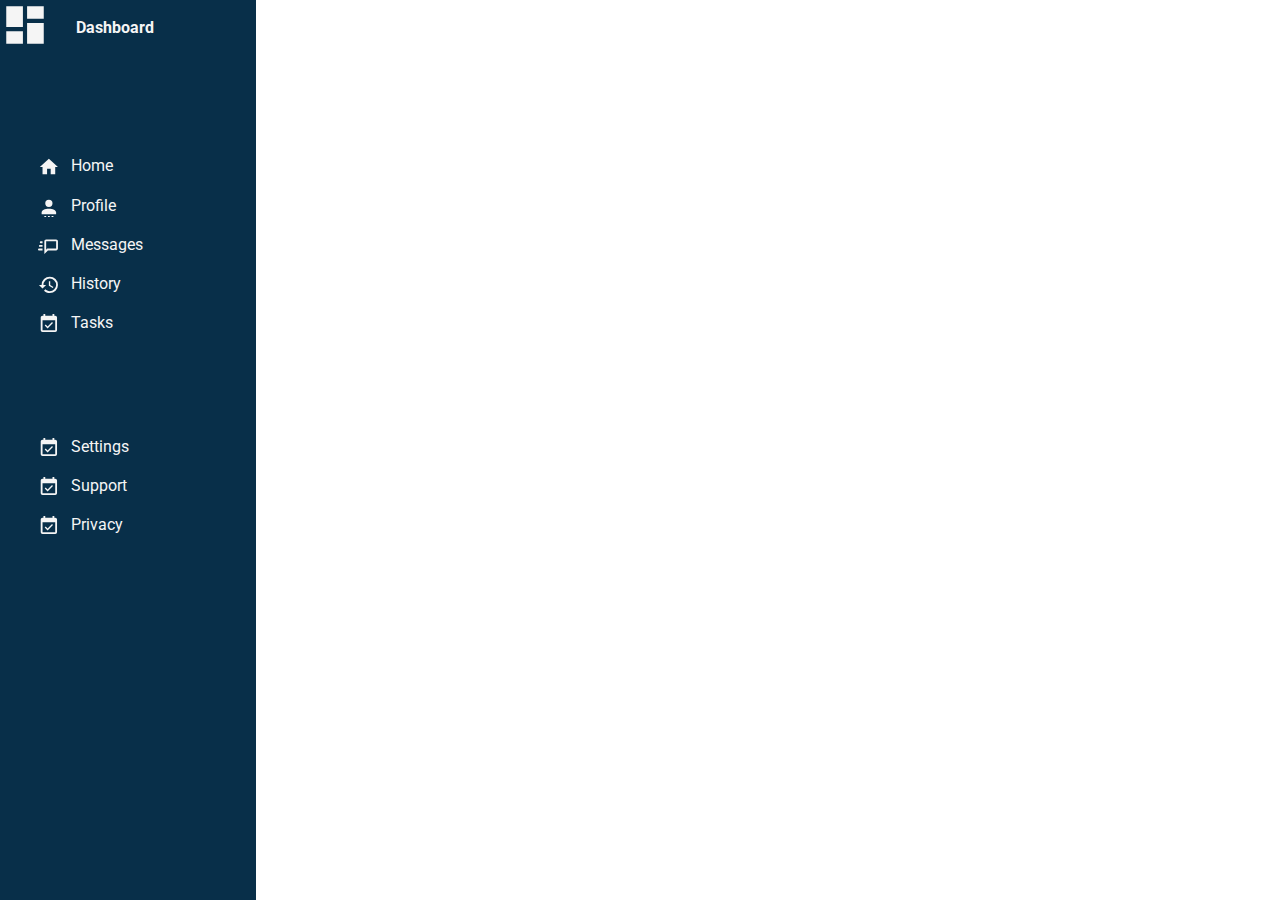
<file: index.html>
<!DOCTYPE html>
<html lang="en">
<head>
    <link rel="stylesheet" href="style.css">
    <meta charset="UTF-8">
    <meta name="viewport" content="width=device-width, initial-scale=1.0">
    <title>Dashboard</title>
</head>
<body>
<div class="container">
    <div class="sidebar">
        <div class="sidebar-logo">
            <div class="sidebar-logo-icon">
                <svg xmlns="http://www.w3.org/2000/svg" viewBox="0 0 24 24" height="50px" width="50px"><title>view-dashboard</title><path d="M13,3V9H21V3M13,21H21V11H13M3,21H11V15H3M3,13H11V3H3V13Z" /></svg>
            </div>
            <div class="sidebar-logo-text">
                <h4>Dashboard</h4>
            </div>
        </div>
        <div class="sidebar-top-menu">
            <ul>
                <li class="sidebar-menu-item">
                    <svg xmlns="http://www.w3.org/2000/svg" viewBox="0 0 24 24" height="10%" width="10%"><title>home</title><path d="M10,20V14H14V20H19V12H22L12,3L2,12H5V20H10Z" /></svg>
                    <p>Home</p>
                </li>
                <li class="sidebar-menu-item">
                    <svg xmlns="http://www.w3.org/2000/svg" viewBox="0 0 24 24" height="10%" width="10%"><title>account-settings</title><path d="M12,4A4,4 0 0,1 16,8A4,4 0 0,1 12,12A4,4 0 0,1 8,8A4,4 0 0,1 12,4M12,14C16.42,14 20,15.79 20,18V20H4V18C4,15.79 7.58,14 12,14M7,22H9V24H7V22M11,22H13V24H11V22M15,22H17V24H15V22Z" /></svg>
                    <p>Profile</p>
                </li>
                <li class="sidebar-menu-item">
                    <svg xmlns="http://www.w3.org/2000/svg" viewBox="0 0 24 24" height="10%" width="10%"><title>message-fast-outline</title><path d="M20 5H9C7.9 5 7 5.9 7 7V21L11 17H20C21.1 17 22 16.1 22 15V7C22 5.9 21.1 5 20 5M20 15H10.2L9 16.2V7H20V15M3 7C2.4 7 2 7.4 2 8S2.4 9 3 9H5V7H3M2 11C1.4 11 1 11.4 1 12S1.4 13 2 13H5V11H2M1 15C.4 15 0 15.4 0 16C0 16.6 .4 17 1 17H5V15H1Z" /></svg>
                    <p>Messages</p>
                </li>
                <li class="sidebar-menu-item">
                    <svg xmlns="http://www.w3.org/2000/svg" viewBox="0 0 24 24" height="10%" width="10%"><title>history</title><path d="M13.5,8H12V13L16.28,15.54L17,14.33L13.5,12.25V8M13,3A9,9 0 0,0 4,12H1L4.96,16.03L9,12H6A7,7 0 0,1 13,5A7,7 0 0,1 20,12A7,7 0 0,1 13,19C11.07,19 9.32,18.21 8.06,16.94L6.64,18.36C8.27,20 10.5,21 13,21A9,9 0 0,0 22,12A9,9 0 0,0 13,3" /></svg>
                    <p>History</p>
                </li>
                <li class="sidebar-menu-item">
                    <svg xmlns="http://www.w3.org/2000/svg" viewBox="0 0 24 24" height="10%" width="10%"><title>calendar-check</title><path d="M19,19H5V8H19M19,3H18V1H16V3H8V1H6V3H5C3.89,3 3,3.9 3,5V19A2,2 0 0,0 5,21H19A2,2 0 0,0 21,19V5A2,2 0 0,0 19,3M16.53,11.06L15.47,10L10.59,14.88L8.47,12.76L7.41,13.82L10.59,17L16.53,11.06Z" /></svg>
                    <p>Tasks</p>
                </li>
            </ul>
        </div>
        <div class="sidebar-bottom-menu">
            <ul>
                <li class="sidebar-menu-item">
                    <svg xmlns="http://www.w3.org/2000/svg" viewBox="0 0 24 24" height="10%" width="10%"><title>calendar-check</title><path d="M19,19H5V8H19M19,3H18V1H16V3H8V1H6V3H5C3.89,3 3,3.9 3,5V19A2,2 0 0,0 5,21H19A2,2 0 0,0 21,19V5A2,2 0 0,0 19,3M16.53,11.06L15.47,10L10.59,14.88L8.47,12.76L7.41,13.82L10.59,17L16.53,11.06Z" /></svg>
                    <p>Settings</p>
                </li>
                <li class="sidebar-menu-item">
                    <svg xmlns="http://www.w3.org/2000/svg" viewBox="0 0 24 24" height="10%" width="10%"><title>calendar-check</title><path d="M19,19H5V8H19M19,3H18V1H16V3H8V1H6V3H5C3.89,3 3,3.9 3,5V19A2,2 0 0,0 5,21H19A2,2 0 0,0 21,19V5A2,2 0 0,0 19,3M16.53,11.06L15.47,10L10.59,14.88L8.47,12.76L7.41,13.82L10.59,17L16.53,11.06Z" /></svg>
                    <p>Support</p>
                </li>
                <li class="sidebar-menu-item">
                    <svg xmlns="http://www.w3.org/2000/svg" viewBox="0 0 24 24" height="10%" width="10%"><title>calendar-check</title><path d="M19,19H5V8H19M19,3H18V1H16V3H8V1H6V3H5C3.89,3 3,3.9 3,5V19A2,2 0 0,0 5,21H19A2,2 0 0,0 21,19V5A2,2 0 0,0 19,3M16.53,11.06L15.47,10L10.59,14.88L8.47,12.76L7.41,13.82L10.59,17L16.53,11.06Z" /></svg>
                    <p>Privacy</p>
                </li>
            </ul>

        </div>
    </div>
    <div class="main"></div>
</div>

    
</body>
</html>
</file>
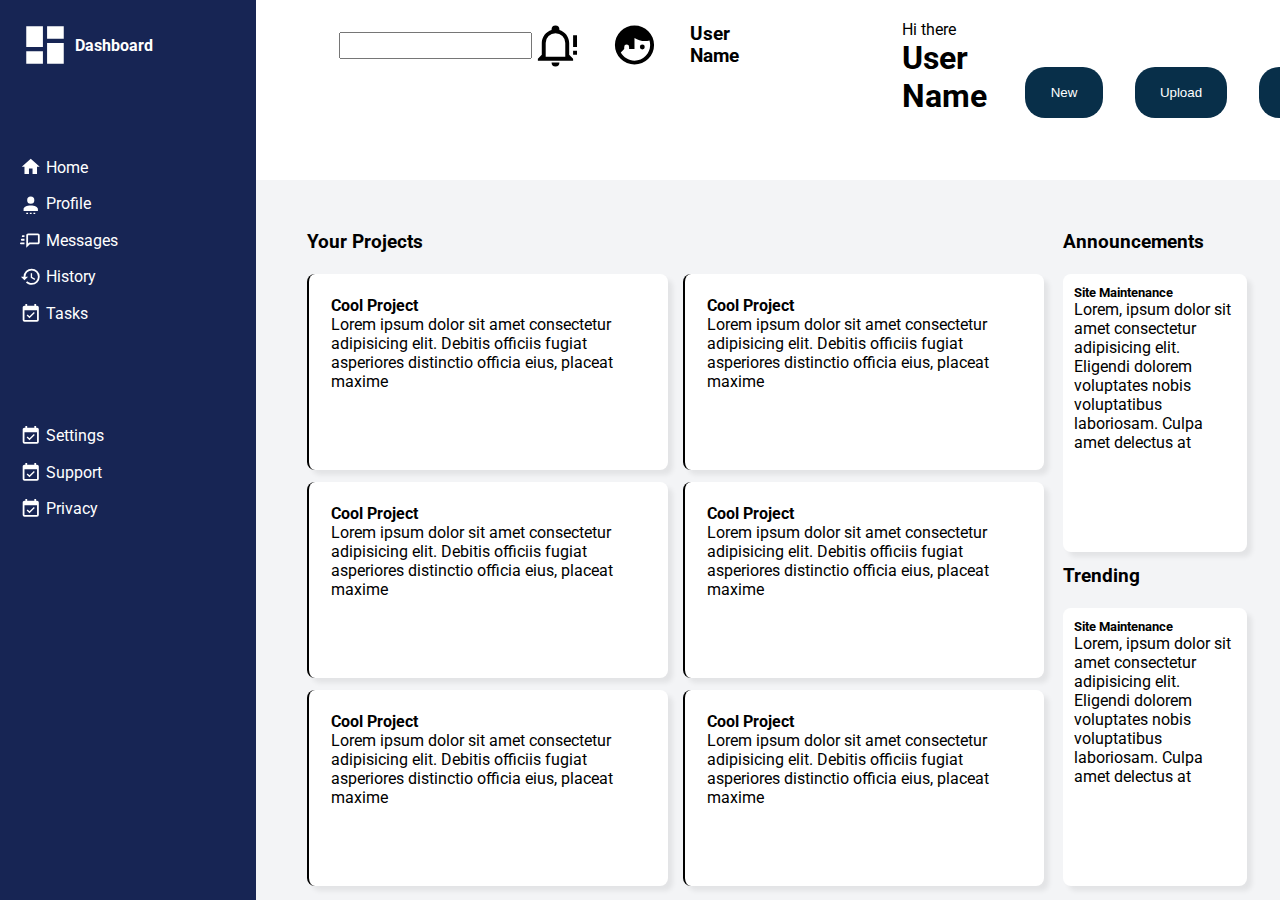
<file: index2.html>
<!DOCTYPE html>
<html lang="en">
<head>
    <link rel="stylesheet" href="style2.css">
    <meta charset="UTF-8">
    <meta name="viewport" content="width=device-width, initial-scale=1.0">
    <title>Admin Dashboard</title>
    <link rel="stylesheet" href="https://cdnjs.cloudflare.com/ajax/libs/font-awesome/6.4.2/css/all.min.css" integrity="sha512-z3gLpd7yknf1YoNbCzqRKc4qyor8gaKU1qmn+CShxbuBusANI9QpRohGBreCFkKxLhei6S9CQXFEbbKuqLg0DA==" crossorigin="anonymous" referrerpolicy="no-referrer" />
</head>
<body>
    <div class="wrapper">
        <div class="header">
            <div class="header-top">
            <div class="searchfield">
                <i class="fa-solid fa-magnifying-glass"></i>
                <input type="search">
            </div>
            <div class="settings">
                <svg xmlns="http://www.w3.org/2000/svg" viewBox="0 0 24 24" height="50px" width="50px"><title>bell-alert-outline</title><path d="M12 2A2 2 0 0 0 10 4A2 2 0 0 0 10 4.29C7.12 5.14 5 7.82 5 11V17L3 19V20H21V19L19 17V11C19 7.82 16.88 5.14 14 4.29A2 2 0 0 0 14 4A2 2 0 0 0 12 2M12 6A5 5 0 0 1 17 11V18H7V11A5 5 0 0 1 12 6M21 7V13H23V7H21M21 15V17H23V15H21M10 21A2 2 0 0 0 12 23A2 2 0 0 0 14 21H10Z" /></svg>
                <svg xmlns="http://www.w3.org/2000/svg" viewBox="0 0 24 24" height="50px" width="50px"><title>face-man-profile</title><path d="M12,2A10,10 0 0,0 2,12A10,10 0 0,0 12,22A10,10 0 0,0 22,12A10,10 0 0,0 12,2M12,8.39C13.57,9.4 15.42,10 17.42,10C18.2,10 18.95,9.91 19.67,9.74C19.88,10.45 20,11.21 20,12C20,16.41 16.41,20 12,20C9,20 6.39,18.34 5,15.89L6.75,14V13A1.25,1.25 0 0,1 8,11.75A1.25,1.25 0 0,1 9.25,13V14H12M16,11.75A1.25,1.25 0 0,0 14.75,13A1.25,1.25 0 0,0 16,14.25A1.25,1.25 0 0,0 17.25,13A1.25,1.25 0 0,0 16,11.75Z" /></svg>
                <h3>User Name</h3>
            </div>
        </div>
        <div class="header-bottom">
            <div class="greeting">
                <div class="greeting-icon">
                    <i class="fa-solid fa-user fa-2xl"></i>
                </div>
                <div class="greeting-text">
                <p>Hi there</p>
                <h1>User Name</h1>
            </div>
            </div>
            <div class="buttons">
                <button class="profile-btn">New</button>
                <button class="profile-btn">Upload</button>
                <button class="profile-btn">Share</button>
            </div>
        </div>
    </div>
        <div class="sidebar">
            <div class="logo">
                <svg xmlns="http://www.w3.org/2000/svg" viewBox="0 0 24 24" height="50px" width="50px"><title>view-dashboard</title><path d="M13,3V9H21V3M13,21H21V11H13M3,21H11V15H3M3,13H11V3H3V13Z" /></svg>
                <h4>Dashboard</h4>
            </div>
            <div class="top menu">
                <ul>
                    <li class="sidebar-menu-item">
                        <svg xmlns="http://www.w3.org/2000/svg" viewBox="0 0 24 24" height="10%" width="10%"><title>home</title><path d="M10,20V14H14V20H19V12H22L12,3L2,12H5V20H10Z" /></svg>
                        <p>Home</p>
                    </li>
                    <li class="sidebar-menu-item">
                        <svg xmlns="http://www.w3.org/2000/svg" viewBox="0 0 24 24" height="10%" width="10%"><title>account-settings</title><path d="M12,4A4,4 0 0,1 16,8A4,4 0 0,1 12,12A4,4 0 0,1 8,8A4,4 0 0,1 12,4M12,14C16.42,14 20,15.79 20,18V20H4V18C4,15.79 7.58,14 12,14M7,22H9V24H7V22M11,22H13V24H11V22M15,22H17V24H15V22Z" /></svg>
                        <p>Profile</p>
                    </li>
                    <li class="sidebar-menu-item">
                        <svg xmlns="http://www.w3.org/2000/svg" viewBox="0 0 24 24" height="10%" width="10%"><title>message-fast-outline</title><path d="M20 5H9C7.9 5 7 5.9 7 7V21L11 17H20C21.1 17 22 16.1 22 15V7C22 5.9 21.1 5 20 5M20 15H10.2L9 16.2V7H20V15M3 7C2.4 7 2 7.4 2 8S2.4 9 3 9H5V7H3M2 11C1.4 11 1 11.4 1 12S1.4 13 2 13H5V11H2M1 15C.4 15 0 15.4 0 16C0 16.6 .4 17 1 17H5V15H1Z" /></svg>
                        <p>Messages</p>
                    </li>
                    <li class="sidebar-menu-item">
                        <svg xmlns="http://www.w3.org/2000/svg" viewBox="0 0 24 24" height="10%" width="10%"><title>history</title><path d="M13.5,8H12V13L16.28,15.54L17,14.33L13.5,12.25V8M13,3A9,9 0 0,0 4,12H1L4.96,16.03L9,12H6A7,7 0 0,1 13,5A7,7 0 0,1 20,12A7,7 0 0,1 13,19C11.07,19 9.32,18.21 8.06,16.94L6.64,18.36C8.27,20 10.5,21 13,21A9,9 0 0,0 22,12A9,9 0 0,0 13,3" /></svg>
                        <p>History</p>
                    </li>
                    <li class="sidebar-menu-item">
                        <svg xmlns="http://www.w3.org/2000/svg" viewBox="0 0 24 24" height="10%" width="10%"><title>calendar-check</title><path d="M19,19H5V8H19M19,3H18V1H16V3H8V1H6V3H5C3.89,3 3,3.9 3,5V19A2,2 0 0,0 5,21H19A2,2 0 0,0 21,19V5A2,2 0 0,0 19,3M16.53,11.06L15.47,10L10.59,14.88L8.47,12.76L7.41,13.82L10.59,17L16.53,11.06Z" /></svg>
                        <p>Tasks</p>
                    </li>
                </ul>
            </div>
            <div class="bottom menu">
                <ul>
                    <li class="sidebar-menu-item">
                        <svg xmlns="http://www.w3.org/2000/svg" viewBox="0 0 24 24" height="10%" width="10%"><title>calendar-check</title><path d="M19,19H5V8H19M19,3H18V1H16V3H8V1H6V3H5C3.89,3 3,3.9 3,5V19A2,2 0 0,0 5,21H19A2,2 0 0,0 21,19V5A2,2 0 0,0 19,3M16.53,11.06L15.47,10L10.59,14.88L8.47,12.76L7.41,13.82L10.59,17L16.53,11.06Z" /></svg>
                        <p>Settings</p>
                    </li>
                    <li class="sidebar-menu-item">
                        <svg xmlns="http://www.w3.org/2000/svg" viewBox="0 0 24 24" height="10%" width="10%"><title>calendar-check</title><path d="M19,19H5V8H19M19,3H18V1H16V3H8V1H6V3H5C3.89,3 3,3.9 3,5V19A2,2 0 0,0 5,21H19A2,2 0 0,0 21,19V5A2,2 0 0,0 19,3M16.53,11.06L15.47,10L10.59,14.88L8.47,12.76L7.41,13.82L10.59,17L16.53,11.06Z" /></svg>
                        <p>Support</p>
                    </li>
                    <li class="sidebar-menu-item">
                        <svg xmlns="http://www.w3.org/2000/svg" viewBox="0 0 24 24" height="10%" width="10%"><title>calendar-check</title><path d="M19,19H5V8H19M19,3H18V1H16V3H8V1H6V3H5C3.89,3 3,3.9 3,5V19A2,2 0 0,0 5,21H19A2,2 0 0,0 21,19V5A2,2 0 0,0 19,3M16.53,11.06L15.47,10L10.59,14.88L8.47,12.76L7.41,13.82L10.59,17L16.53,11.06Z" /></svg>
                        <p>Privacy</p>
                    </li>
                </ul>
            </div>
        </div>
        <div class="content">
            <h3 class="pheader">Your Projects</h3>
            <div class="project-grid">
                <div class="card">
                    <h4>Cool Project</h4>
                    <p>Lorem ipsum dolor sit amet consectetur adipisicing elit. Debitis officiis fugiat asperiores distinctio officia eius, placeat maxime </p>
                    <div class="card-icon">
                        <i class="fa-brands fa-github"></i>
                        <i class="fa-solid fa-code-branch"></i>
                        <i class="fa-solid fa-share"></i>
                    </div>
                </div>
                <div class="card">
                    <h4>Cool Project</h4>
                    <p>Lorem ipsum dolor sit amet consectetur adipisicing elit. Debitis officiis fugiat asperiores distinctio officia eius, placeat maxime </p>
                    <div class="card-icon">
                        <i class="fa-brands fa-github"></i>
                        <i class="fa-solid fa-code-branch"></i>
                        <i class="fa-solid fa-share"></i>
                    </div>
                </div>
                <div class="card">
                    <h4>Cool Project</h4>
                    <p>Lorem ipsum dolor sit amet consectetur adipisicing elit. Debitis officiis fugiat asperiores distinctio officia eius, placeat maxime </p>
                    <div class="card-icon">
                        <i class="fa-brands fa-github"></i>
                        <i class="fa-solid fa-code-branch"></i>
                        <i class="fa-solid fa-share"></i>
                    </div>
                </div>
                <div class="card">
                    <h4>Cool Project</h4>
                    <p>Lorem ipsum dolor sit amet consectetur adipisicing elit. Debitis officiis fugiat asperiores distinctio officia eius, placeat maxime </p>
                    <div class="card-icon">
                        <i class="fa-brands fa-github"></i>
                        <i class="fa-solid fa-code-branch"></i>
                        <i class="fa-solid fa-share"></i>
                    </div>
                </div>
                <div class="card">
                    <h4>Cool Project</h4>
                    <p>Lorem ipsum dolor sit amet consectetur adipisicing elit. Debitis officiis fugiat asperiores distinctio officia eius, placeat maxime </p>
                    <div class="card-icon">
                        <i class="fa-brands fa-github"></i>
                        <i class="fa-solid fa-code-branch"></i>
                        <i class="fa-solid fa-share"></i>
                    </div>
                </div>
                <div class="card">
                    <h4>Cool Project</h4>
                    <p>Lorem ipsum dolor sit amet consectetur adipisicing elit. Debitis officiis fugiat asperiores distinctio officia eius, placeat maxime </p>
                    <div class="card-icon">
                        <i class="fa-brands fa-github"></i>
                        <i class="fa-solid fa-code-branch"></i>
                        <i class="fa-solid fa-share"></i>
                    </div>
                </div>
            </div>
            <h3 class="aheader">Announcements</h3>
            <div class="ann-grid">
                <h5>Site Maintenance</h5> 
                <p>Lorem, ipsum dolor sit amet consectetur adipisicing elit. Eligendi dolorem voluptates nobis voluptatibus laboriosam. Culpa amet delectus at </p>
            </div>
            <h3 class="theader">Trending</h3>
           <div class="trend-grid">
                <h5>Site Maintenance</h5> 
                <p>Lorem, ipsum dolor sit amet consectetur adipisicing elit. Eligendi dolorem voluptates nobis voluptatibus laboriosam. Culpa amet delectus at </p>
            </div>
            </div>
        </div>

    </div>

</body>
</html>
</file>
<file: style.css>
@import url('https://fonts.googleapis.com/css2?family=Anton&family=Roboto:wght@400;500&display=swap');

* {
    margin: 0;
    padding: 0;
}

body {
    font-family: 'Anton', sans-serif;
    font-family: 'Roboto', sans-serif;
}

.container {
    display: grid;
    grid-template-columns: 20% 80%;
}
.sidebar {
    background-color: #082f49;
    color: whitesmoke;
    fill: whitesmoke;
    height: 100vh;
}

ul {
    list-style-type: none;
}

.sidebar-menu-item {
    display: flex;
    flex-direction: row;
    margin-bottom: 8%;
    gap: 5%;
}

.sidebar-logo {
    display: flex;
    flex-direction: row;
    align-items: center;
    gap: 10%;
}


.sidebar-top-menu, .sidebar-bottom-menu {
    margin-left: 15%;
    margin-top: 40%;
}
</file>
<file: style2.css>
@import url('https://fonts.googleapis.com/css2?family=Anton&family=Roboto:wght@400;500&display=swap');

* {
    margin: 0;
    padding: 0;
}

body {
    font-family: 'Anton', sans-serif;
    font-family: 'Roboto', sans-serif;
    height: 100vh;
    width: 100vw;
}

.wrapper {
    display: grid;
    grid-template-columns: 20% 80%;
    grid-template-rows: 20% 80%;
    height: 100%;
}

.sidebar {
    background-color: #172554;
    grid-column: 1;
    grid-row: 1 / 3;
    display: flex;
    flex-direction: column;
    gap: 10%;
    padding: 8%;
    fill: white;
    color: white;
}

ul {
    list-style-type: none;
}

.sidebar-menu-item {
    display: flex;
    flex-direction: row;
    gap: 2%;
    align-items: center;
    margin-bottom: 7%;

}

.logo {
    display: flex;
    flex-direction: row;
    align-items: center;
    gap: 2%;
}


.header {
    background-color: white;
    grid-column: 2 / 3;
    display: flex;
    flex-direction: column;
    flex-wrap: wrap;
    padding-left: 5%;
    padding-right: 5%;
    gap: 10%;
    padding-top: 2%;
}

.header-top {
    display: flex;
    flex-direction: row;
    justify-content: space-between;
    align-items: center;

}


.searchfield {
    display: flex;
    flex-direction: row;
    gap: 2em;
    align-items: center;
    width: 50%;
}

.searchfield>input {
    height: 2em;
    width: 100%;
}

.settings {
    display: flex;
    flex-direction: row;
    align-items: center;
    gap: 2em;
}

.header-bottom {
    display: flex;
    flex-direction: row;
    justify-content: space-between;
    align-items: center;
}

.greeting {
    display: flex;
    flex-direction: row;
    align-items: center;
    gap: 2em;

}

.buttons {
    display: flex;
    flex-direction: row;
    gap: 2em;
    padding-right: 10%;
    height: 2%;

}

.profile-btn {
    display: flex;
    flex-direction: column;
    justify-content: center;
    background-color: #082f49;
    color: white;
    padding: 15%;
    border-radius: 20px;
    border-style: none;

}

.content {
    display: grid;
    grid-template-rows: 5% 45% 5% 45%;
    grid-template-columns: 80% 20%;
    background-color: #f3f4f6;
    grid-column: 2;
    grid-row: 2;
    padding: 5%;
    gap: 2%;
}

.pheader {
    grid-area: 1 / 1 / 1 / 1;

}

.aheader {

    grid-area: 1 / 2 /;
}

.theader {

    grid-area: 3 / 2;

}

.project-grid {
    grid-area: 2 / 1 / 5 / 2;
    display: grid;
    grid-template-columns: 1fr 1fr;
    grid-template-rows: 1fr 1fr 1fr;
    gap: 2%;

}

.card {
    background-color: white;
    display: flex;
    padding: 6%;
    flex-direction: column;
    border-left: 2px solid black;
    border-radius: 8px;
    box-shadow: 5px 5px 5px rgba(0, 0, 0, 0.065);
}

.card-icon {
    margin-top: auto;
    display: flex;
    flex-direction: row;
    justify-content: end;
    gap: 2em;
}

.ann-grid {
    grid-area: 2 / 2 / 3 / 3;
    background-color: white;
    padding: 6%;
    border-radius: 8px;
    box-shadow: 5px 5px 5px rgba(0, 0, 0, 0.065);

}

.trend-grid {
    grid-area: 4 / 2 / 5 / 3;
    background-color: white;
    padding: 6%;
    border-radius: 8px;
    box-shadow: 5px 5px 5px rgba(0, 0, 0, 0.065);

}
</file>
